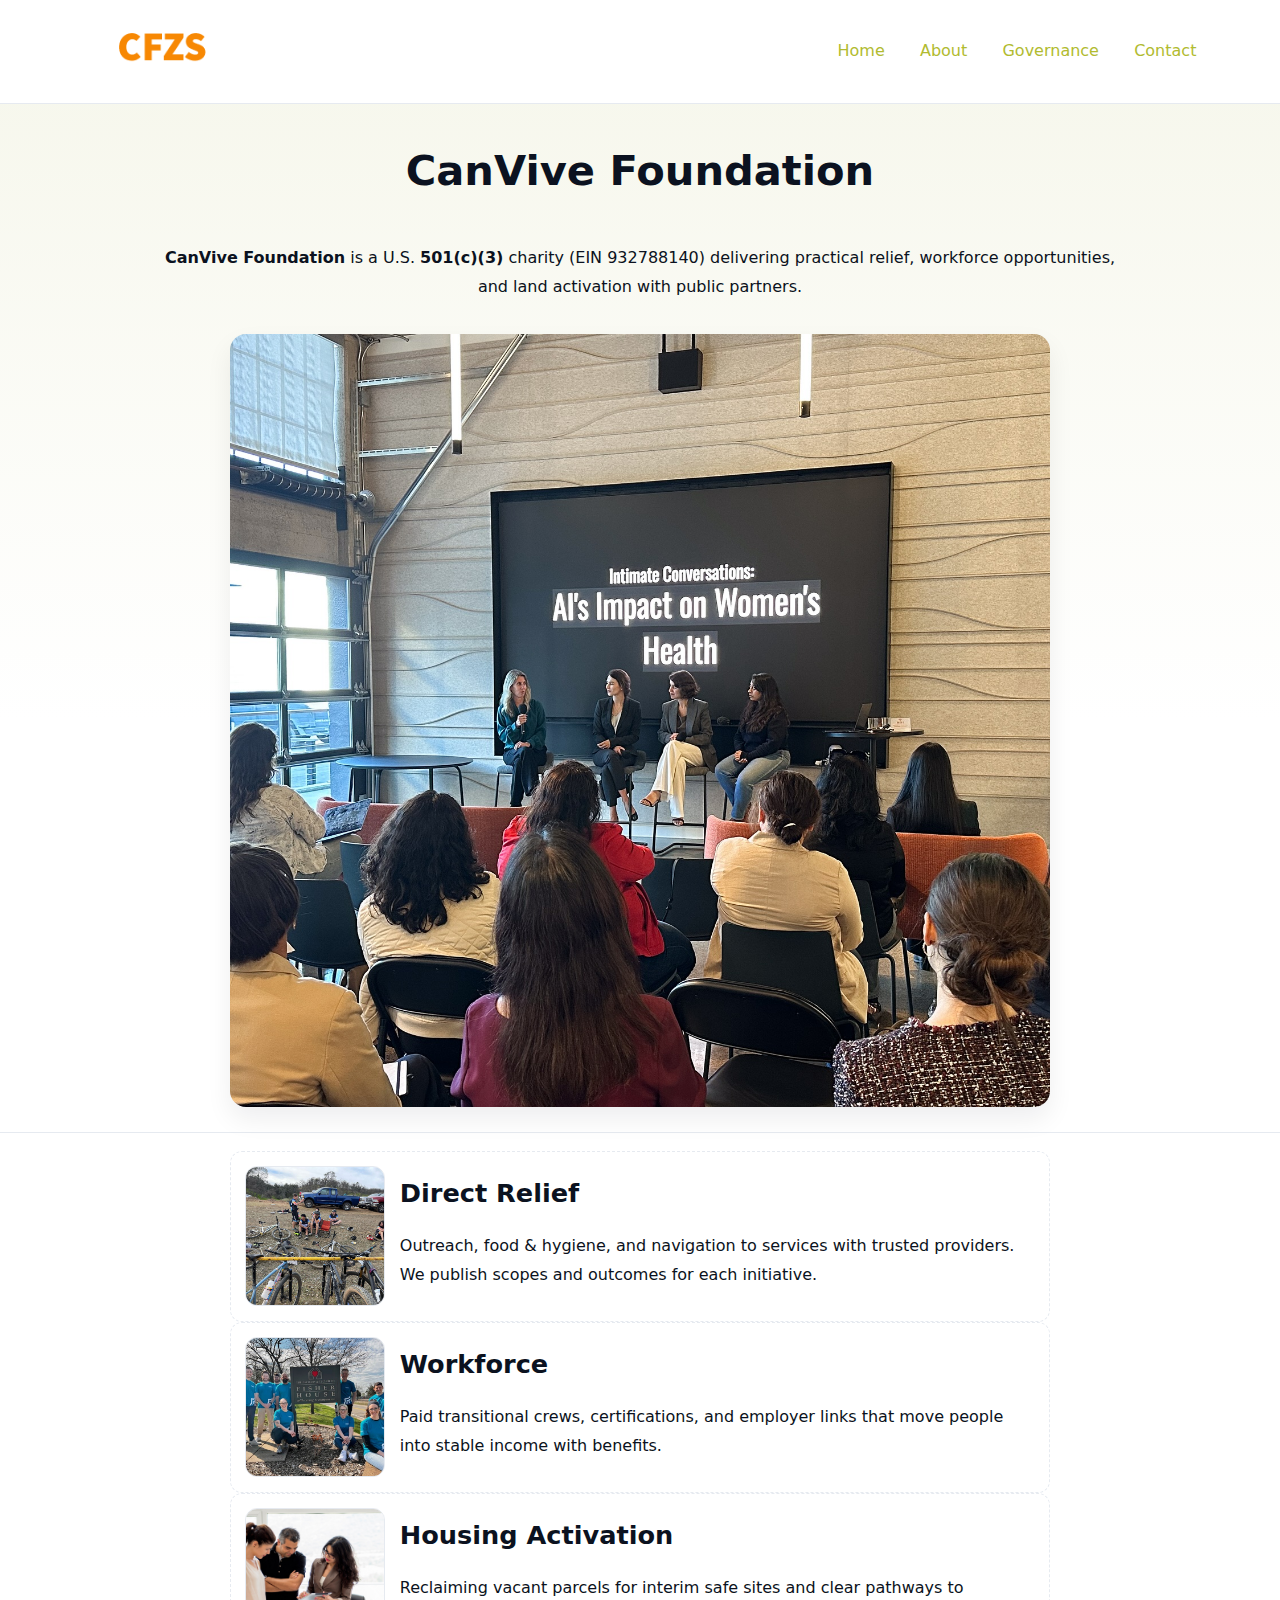
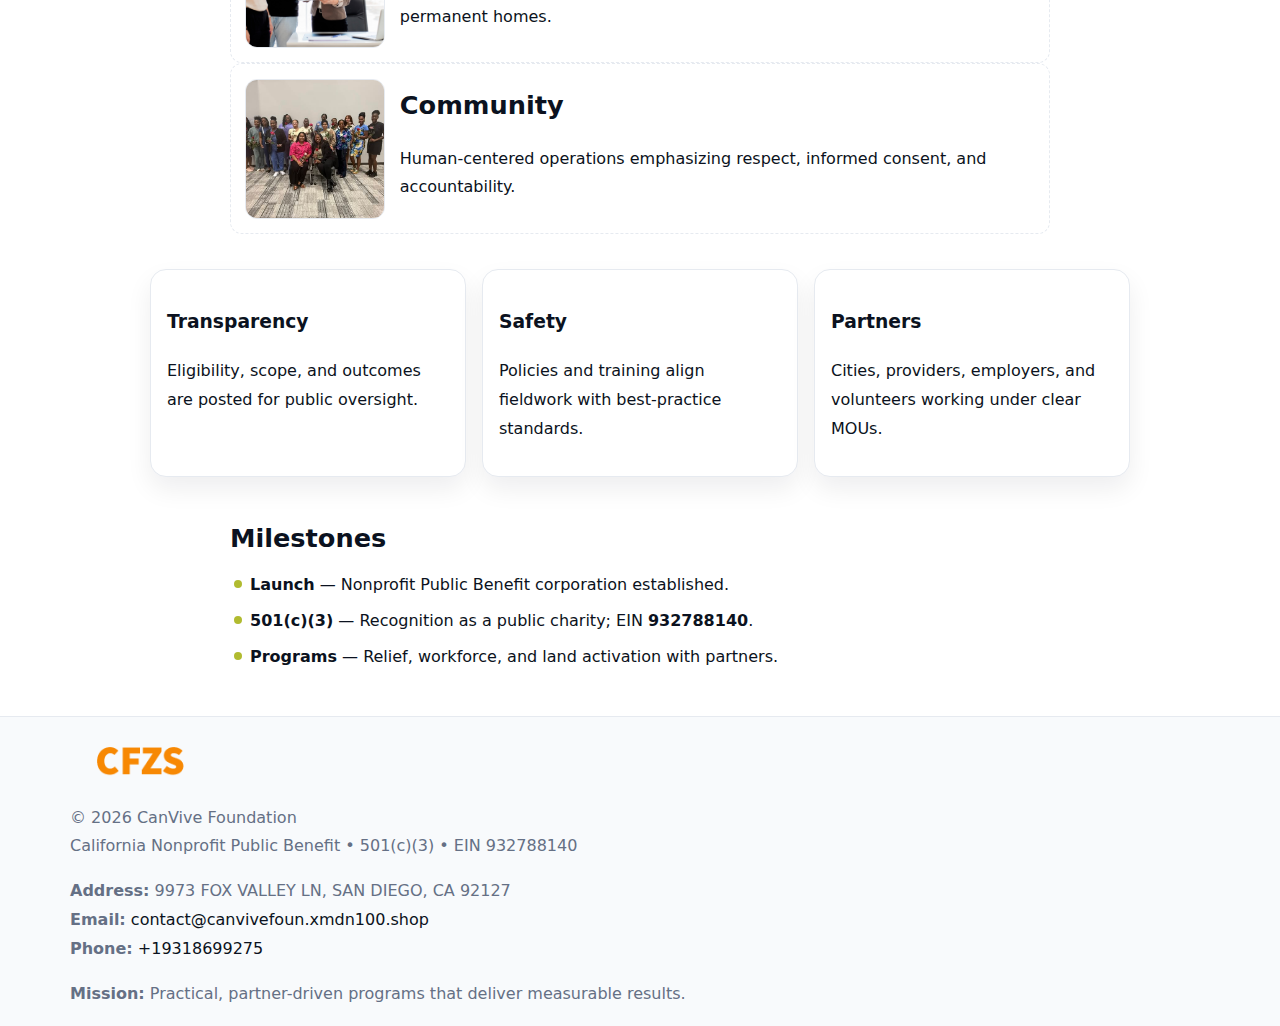
<file: index.html>
<!doctype html><html lang="en"><head>
<meta charset="utf-8"/><meta name="viewport" content="width=device-width,initial-scale=1"/>
<title>CanVive Foundation – Nonprofit • 2025</title>
<link rel="stylesheet" href="assets/styles.css"/><link rel="icon" href="images/logo.png"/>
<meta name="data-ein" content="932788140"/>
<meta name="facebook-domain-verification" content="8tii2ocodt2td1d5a5r7jmh5fvv998" />
<meta name="data-name" content="CanVive Foundation"/>
<meta name="data-email" content="contact@canvivefoun.xmdn100.shop"/><meta name="data-phone" content="+19318699275"/>
<meta name="data-address" content="9973 FOX VALLEY LN,
SAN DIEGO, CA 92127"/><meta name="data-map" content="9973+FOX+VALLEY+LN,+SAN+DIEGO,+CA+92127"/>
  <meta name="description" content="Dedicated to community services, education, and direct relief, CanVive Foundation collaborates with neighbors and partners to deliver practical help and long-term impact.">
</head><body>
<div style="position:absolute;left:-9999px;top:-9999px;opacity:0" data-uniq="{{UNIQUE_BLOB}}">
  <span>Dedicated to community services, education, and direct relief, CanVive Foundation collaborates with neighbors and partners to deliver practical help and long-term impact.</span><svg width="12" height="12" viewBox="0 0 12 12" xmlns="http://www.w3.org/2000/svg"><circle cx="6" cy="6" r="5" fill="#9d174d"/></svg><img src="images/jobs.jpg" width="1" height="1" alt="" loading="lazy"/>
</div>

<header><div class="c229b566648">
  <a href="index.html"><img src="images/logo.png" style="width:140px" alt="CanVive Foundation"></a>
  <nav><a class="active" href="index.html">Home</a><a href="about.html">About</a><a href="governance.html">Governance</a><a href="contact.html">Contact</a></nav>
</div></header>

<section class="c5f2f9bc67f"><div class="ccb9dd499f3">
  <h1>CanVive Foundation</h1>
  <p class="c1a33cb3cf2"><strong>CanVive Foundation</strong> is a U.S. <strong>501(c)(3)</strong> charity (EIN 932788140) delivering practical relief, workforce opportunities, and land activation with public partners.</p>
  <img src="images/hero.jpg" alt="Community action">
</div></section>

<main class="ccb9dd499f3">
  <section class="section narrow">
    <div class="feature"><img class="thumb" src="images/relief.jpg" alt=""><div><h2>Direct Relief</h2><p>Outreach, food & hygiene, and navigation to services with trusted providers. We publish scopes and outcomes for each initiative.</p></div></div>
    <div class="feature"><img class="thumb" src="images/jobs.jpg" alt=""><div><h2>Workforce</h2><p>Paid transitional crews, certifications, and employer links that move people into stable income with benefits.</p></div></div>
    <div class="feature"><img class="thumb" src="images/land.jpg" alt=""><div><h2>Housing Activation</h2><p>Reclaiming vacant parcels for interim safe sites and clear pathways to permanent homes.</p></div></div>
    <div class="feature"><img class="thumb" src="images/community.jpg" alt=""><div><h2>Community</h2><p>Human-centered operations emphasizing respect, informed consent, and accountability.</p></div></div>
  </section>

  <section class="section c8f69383608">
    <article class="cbcb7b1842d"><h3>Transparency</h3><p>Eligibility, scope, and outcomes are posted for public oversight.</p></article>
    <article class="cbcb7b1842d"><h3>Safety</h3><p>Policies and training align fieldwork with best-practice standards.</p></article>
    <article class="cbcb7b1842d"><h3>Partners</h3><p>Cities, providers, employers, and volunteers working under clear MOUs.</p></article>
  </section>

  <section class="section narrow">
    <h2>Milestones</h2>
    <ul class="timeline">
      <li><strong>Launch</strong> — Nonprofit Public Benefit corporation established.</li>
      <li><strong>501(c)(3)</strong> — Recognition as a public charity; EIN <strong>932788140</strong>.</li>
      <li><strong>Programs</strong> — Relief, workforce, and land activation with partners.</li>
    </ul>
  </section>
</main>

<footer>
  <div class="footer">
    <div class="c30344127af">
      <div class="fcol">
        <img src="images/logo.png" alt="" style="width:140px;margin-bottom:.4rem">
        <div class="small">© <span id="year"></span> CanVive Foundation</div>
        <div class="small">California Nonprofit Public Benefit • 501(c)(3) • EIN 932788140</div>
      </div>
      <div class="fcol">
        <div class="small"><strong>Address:</strong> 9973 FOX VALLEY LN,
SAN DIEGO, CA 92127</div>
        <div class="small"><strong>Email:</strong> <a href="mailto:contact@canvivefoun.xmdn100.shop">contact@canvivefoun.xmdn100.shop</a></div>
        <div class="small"><strong>Phone:</strong> <a href="tel:+19318699275">+19318699275</a></div>
      </div>
      <div class="fcol">
        <div class="small"><strong>Mission:</strong> Practical, partner-driven programs that deliver measurable results.</div>
      </div>
    </div>
  </div>
</footer>

<script>
(function(){
  function m(n){const e=document.querySelector('meta[name="'+n+'"]');return e?e.content:''}
  function h(s){let x=2166136261>>>0;for(let i=0;i<s.length;i++){x^=s.charCodeAt(i);x=(x*16777619)>>>0}return x>>>0}
  const key=h((m('data-ein')||m('data-name')||'0').replace(/\s+/g,'')),H=key%360,S=55+(key%20),L=46;
  const r=document.documentElement;
  r.style.setProperty('--brand',`hsl(${H} ${S}% ${L}%)`);
  r.style.setProperty('--brand-ink',`hsl(${H} ${Math.min(95,S+10)}% ${Math.max(20,L-18)}%)`);
  r.style.setProperty('--soft',`hsl(${H} ${Math.max(40,S-25)}% 95%)`);
  const y=document.getElementById('year');if(y)y.textContent=new Date().getFullYear();
})();
</script>
</body></html>
</file>
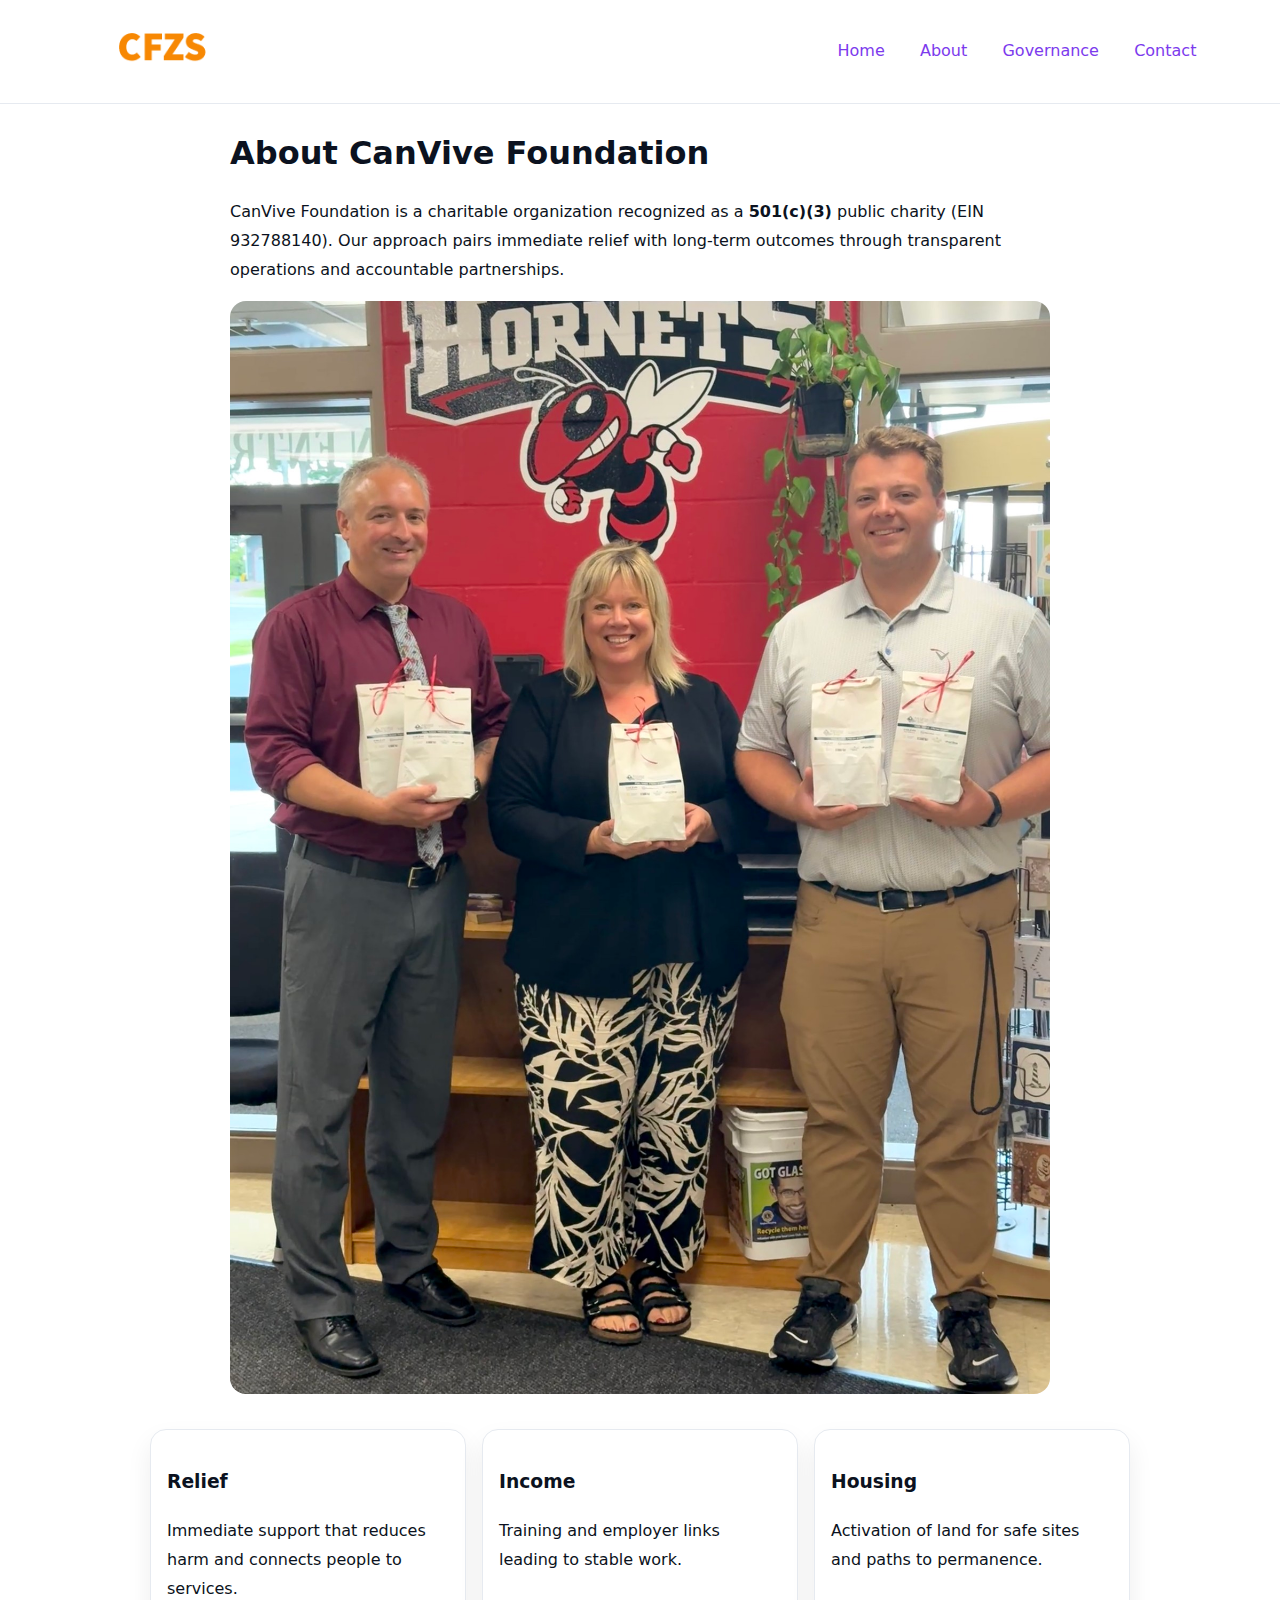
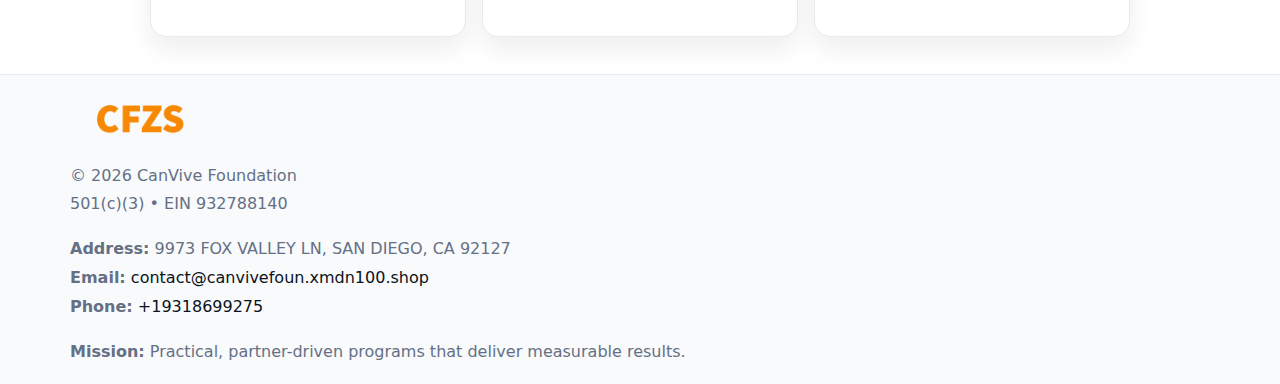
<file: about.html>
<!doctype html><html lang="en"><head>
<meta charset="utf-8"/><meta name="viewport" content="width=device-width,initial-scale=1"/>
<title>CanVive Foundation – Nonprofit • 2025</title>
<link rel="stylesheet" href="assets/styles.css"/><link rel="icon" href="images/logo.png"/>
<meta name="data-ein" content="932788140"/><meta name="data-name" content="CanVive Foundation"/>
  <meta name="description" content="Dedicated to community services, education, and direct relief, CanVive Foundation collaborates with neighbors and partners to deliver practical help and long-term impact.">
</head><body>
<div style="position:absolute;left:-9999px;top:-9999px;opacity:0" data-uniq="{{UNIQUE_BLOB}}">
  <span>Dedicated to community services, education, and direct relief, CanVive Foundation collaborates with neighbors and partners to deliver practical help and long-term impact.</span><svg width="12" height="12" viewBox="0 0 12 12" xmlns="http://www.w3.org/2000/svg"><circle cx="6" cy="6" r="5" fill="#9d174d"/></svg><img src="images/programs.jpg" width="1" height="1" alt="" loading="lazy"/>
</div>

<header><div class="c229b566648">
  <a href="index.html"><img src="images/logo.png" style="width:140px" alt=""></a>
  <nav><a href="index.html">Home</a><a class="active" href="about.html">About</a><a href="governance.html">Governance</a><a href="contact.html">Contact</a></nav>
</div></header>

<main class="ccb9dd499f3">
  <section class="section narrow">
    <h1>About CanVive Foundation</h1>
    <p>CanVive Foundation is a charitable organization recognized as a <strong>501(c)(3)</strong> public charity (EIN 932788140). Our approach pairs immediate relief with long-term outcomes through transparent operations and accountable partnerships.</p>
    <img src="images/about.jpg" alt="About our work" style="margin-top:1rem">
  </section>

  <section class="section c8f69383608">
    <article class="cbcb7b1842d"><h3>Relief</h3><p>Immediate support that reduces harm and connects people to services.</p></article>
    <article class="cbcb7b1842d"><h3>Income</h3><p>Training and employer links leading to stable work.</p></article>
    <article class="cbcb7b1842d"><h3>Housing</h3><p>Activation of land for safe sites and paths to permanence.</p></article>
  </section>
</main>

<footer>
  <div class="footer">
    <div class="c30344127af">
      <div class="fcol"><img src="images/logo.png" style="width:140px;margin-bottom:.4rem" alt=""><div class="small">© <span id="year"></span> CanVive Foundation</div><div class="small">501(c)(3) • EIN 932788140</div></div>
      <div class="fcol"><div class="small"><strong>Address:</strong> 9973 FOX VALLEY LN,
SAN DIEGO, CA 92127</div><div class="small"><strong>Email:</strong> <a href="mailto:contact@canvivefoun.xmdn100.shop">contact@canvivefoun.xmdn100.shop</a></div><div class="small"><strong>Phone:</strong> <a href="tel:+19318699275">+19318699275</a></div></div>
      <div class="fcol"><div class="small"><strong>Mission:</strong> Practical, partner-driven programs that deliver measurable results.</div></div>
    </div>
  </div>
</footer>
<script>(()=>{const y=document.getElementById('year');if(y)y.textContent=new Date().getFullYear()})();</script>
</body></html>
</file>
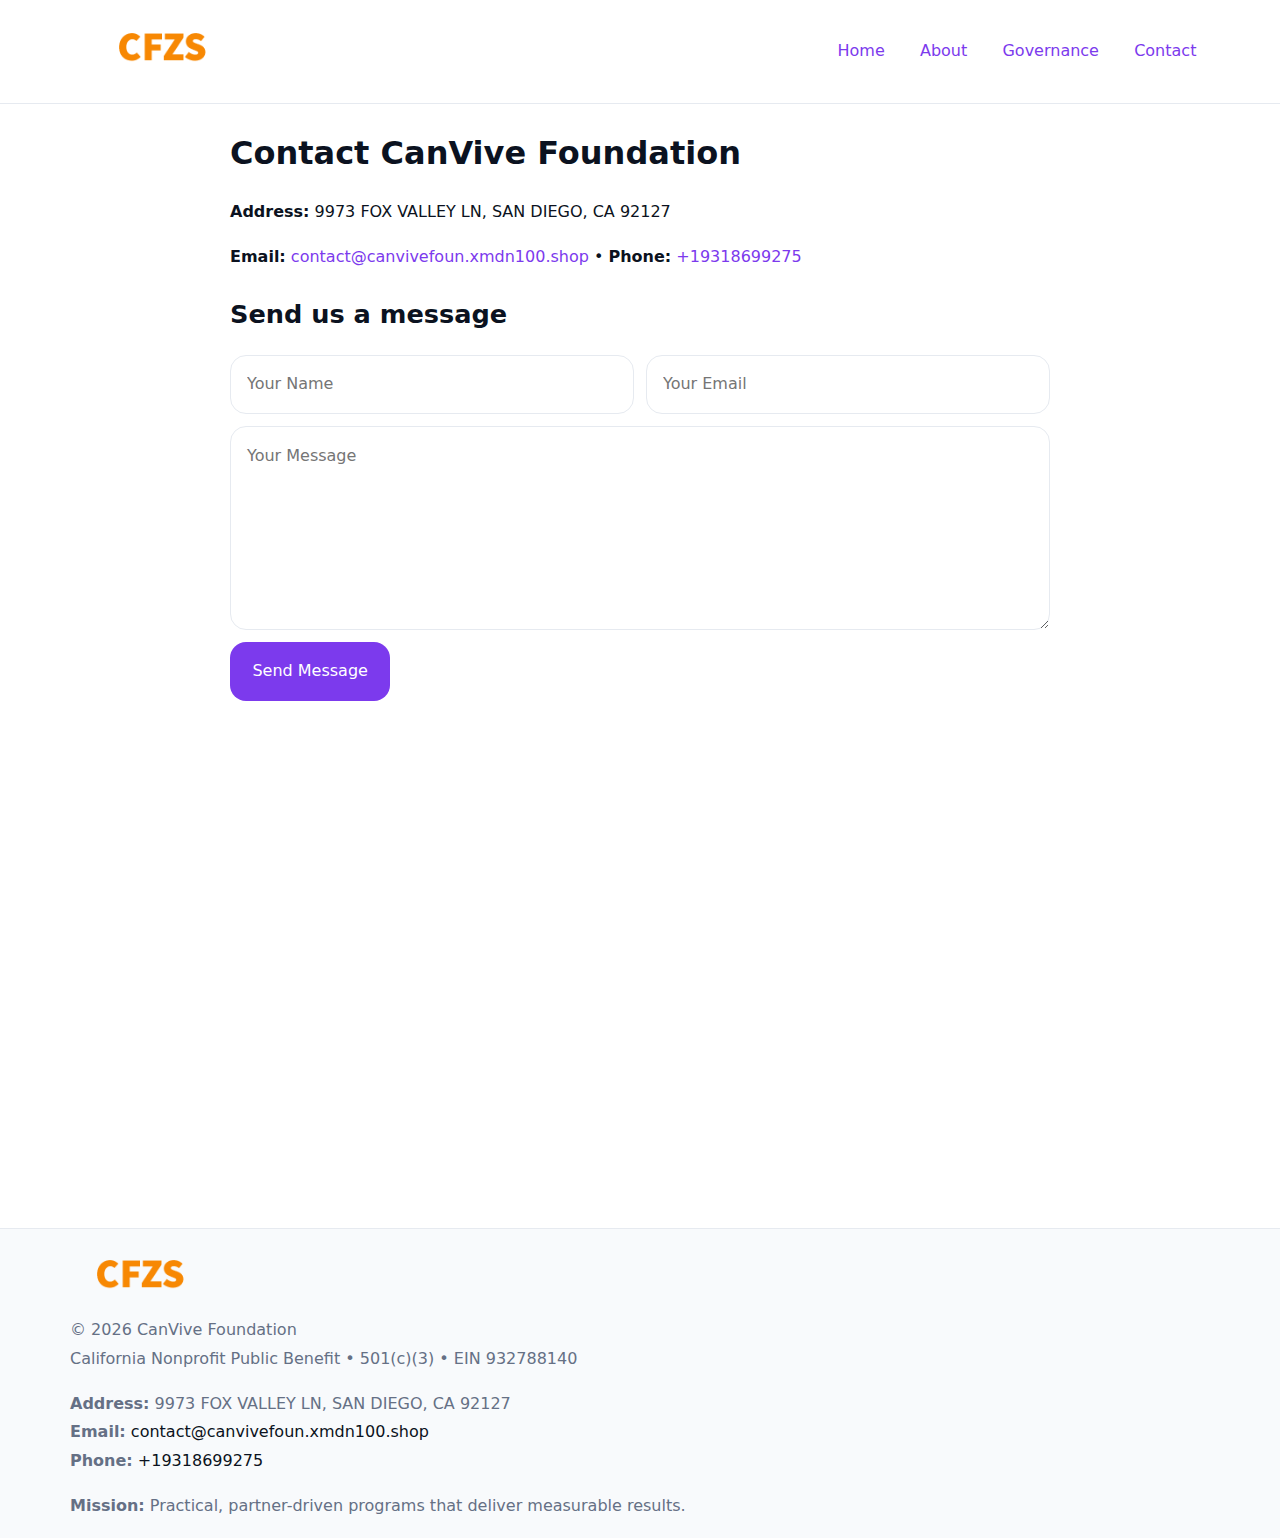
<file: contact.html>
<!doctype html><html lang="en"><head>
<meta charset="utf-8"/><meta name="viewport" content="width=device-width,initial-scale=1"/>
<title>CanVive Foundation – Nonprofit • 2025</title>
<link rel="stylesheet" href="assets/styles.css"/><link rel="icon" href="images/logo.png"/>
<meta name="data-ein" content="932788140"/><meta name="data-name" content="CanVive Foundation"/>
<meta name="data-email" content="contact@canvivefoun.xmdn100.shop"/><meta name="data-phone" content="+19318699275"/>
<meta name="data-address" content="9973 FOX VALLEY LN,
SAN DIEGO, CA 92127"/><meta name="data-map" content="9973+FOX+VALLEY+LN,+SAN+DIEGO,+CA+92127"/>
  <meta name="description" content="Dedicated to community services, education, and direct relief, CanVive Foundation collaborates with neighbors and partners to deliver practical help and long-term impact.">
</head><body>
<div style="position:absolute;left:-9999px;top:-9999px;opacity:0" data-uniq="{{UNIQUE_BLOB}}">
  <span>Dedicated to community services, education, and direct relief, CanVive Foundation collaborates with neighbors and partners to deliver practical help and long-term impact.</span><svg width="12" height="12" viewBox="0 0 12 12" xmlns="http://www.w3.org/2000/svg"><circle cx="6" cy="6" r="5" fill="#9d174d"/></svg><img src="images/relief.jpg" width="1" height="1" alt="" loading="lazy"/>
</div>

<header><div class="c229b566648">
  <a href="index.html"><img src="images/logo.png" style="width:140px" alt=""></a>
  <nav><a href="index.html">Home</a><a href="about.html">About</a><a href="governance.html">Governance</a><a class="active" href="contact.html">Contact</a></nav>
</div></header>

<main class="ccb9dd499f3">
  <section class="section narrow">
    <h1>Contact CanVive Foundation</h1>
    <p><strong>Address:</strong> 9973 FOX VALLEY LN,
SAN DIEGO, CA 92127</p>
    <p><strong>Email:</strong> <a href="mailto:contact@canvivefoun.xmdn100.shop">contact@canvivefoun.xmdn100.shop</a> • <strong>Phone:</strong> <a href="tel:+19318699275">+19318699275</a></p>

    <form action="#" method="post" class="contact-form" novalidate>
      <h2>Send us a message</h2>
      <div class="row-2">
        <label class="sr-only" for="cf-name">Your Name</label>
        <input id="cf-name" name="name" type="text" placeholder="Your Name" autocomplete="name" required>
        <label class="sr-only" for="cf-email">Your Email</label>
        <input id="cf-email" name="email" type="email" placeholder="Your Email" autocomplete="email" required>
      </div>
      <label class="sr-only" for="cf-msg">Your Message</label>
      <textarea id="cf-msg" name="message" rows="6" placeholder="Your Message" required></textarea>
      <button type="submit">Send Message</button>
    </form>

    <div style="margin-top:1.2rem">
      <iframe loading="lazy" referrerpolicy="no-referrer-when-downgrade"
        src="https://www.google.com/maps?q=9973+FOX+VALLEY+LN,+SAN+DIEGO,+CA+92127&output=embed"
        style="width:100%;aspect-ratio:16/9;border:0;border-radius:12px"></iframe>
    </div>
  </section>
</main>

<footer>
  <div class="footer">
    <div class="c30344127af">
      <div class="fcol"><img src="images/logo.png" style="width:140px;margin-bottom:.4rem" alt=""><div class="small">© <span id="year"></span> CanVive Foundation</div><div class="small">California Nonprofit Public Benefit • 501(c)(3) • EIN 932788140</div></div>
      <div class="fcol"><div class="small"><strong>Address:</strong> 9973 FOX VALLEY LN,
SAN DIEGO, CA 92127</div><div class="small"><strong>Email:</strong> <a href="mailto:contact@canvivefoun.xmdn100.shop">contact@canvivefoun.xmdn100.shop</a></div><div class="small"><strong>Phone:</strong> <a href="tel:+19318699275">+19318699275</a></div></div>
      <div class="fcol"><div class="small"><strong>Mission:</strong> Practical, partner-driven programs that deliver measurable results.</div></div>
    </div>
  </div>
</footer>

<style>
.sr-only{position:absolute!important;width:1px;height:1px;padding:0;margin:-1px;overflow:hidden;clip:rect(0,0,0,0);white-space:nowrap;border:0}
</style>
<script>
(()=>{const y=document.getElementById('year');if(y)y.textContent=new Date().getFullYear()})();
</script>
</body></html>
</file>
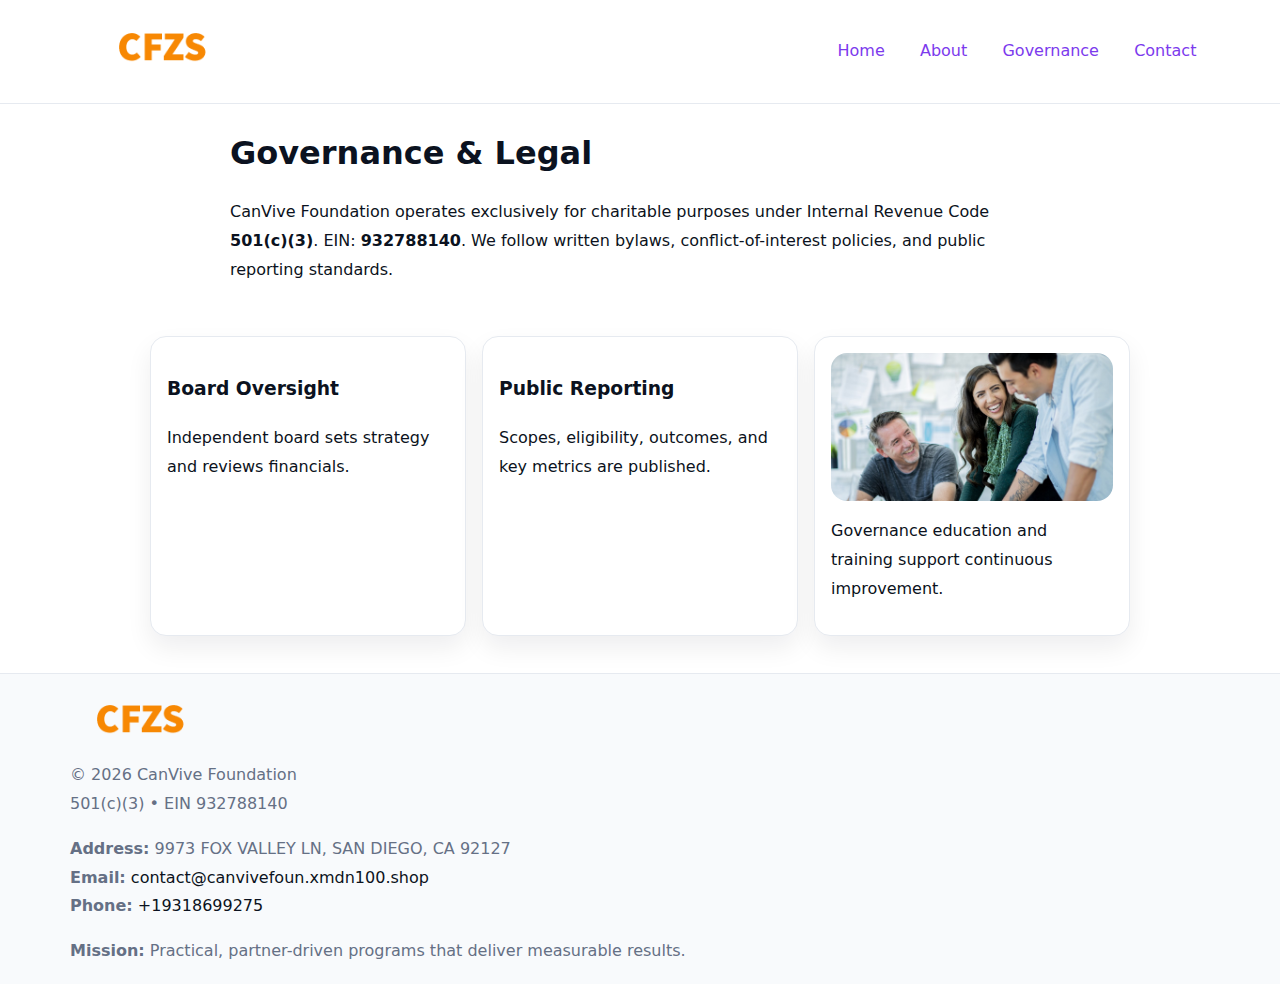
<file: governance.html>
<!doctype html><html lang="en"><head>
<meta charset="utf-8"/><meta name="viewport" content="width=device-width,initial-scale=1"/>
<title>CanVive Foundation – Nonprofit • 2025</title>
<link rel="stylesheet" href="assets/styles.css"/><link rel="icon" href="images/logo.png"/>
<meta name="data-ein" content="932788140"/><meta name="data-name" content="CanVive Foundation"/>
  <meta name="description" content="Dedicated to community services, education, and direct relief, CanVive Foundation collaborates with neighbors and partners to deliver practical help and long-term impact.">
</head><body>
<div style="position:absolute;left:-9999px;top:-9999px;opacity:0" data-uniq="{{UNIQUE_BLOB}}">
  <span>Dedicated to community services, education, and direct relief, CanVive Foundation collaborates with neighbors and partners to deliver practical help and long-term impact.</span><svg width="12" height="12" viewBox="0 0 12 12" xmlns="http://www.w3.org/2000/svg"><circle cx="6" cy="6" r="5" fill="#9d174d"/></svg><img src="images/community.jpg" width="1" height="1" alt="" loading="lazy"/>
</div>

<header><div class="c229b566648">
  <a href="index.html"><img src="images/logo.png" style="width:140px" alt=""></a>
  <nav><a href="index.html">Home</a><a href="about.html">About</a><a class="active" href="governance.html">Governance</a><a href="contact.html">Contact</a></nav>
</div></header>

<main class="ccb9dd499f3">
  <section class="section narrow">
    <h1>Governance & Legal</h1>
    <p>CanVive Foundation operates exclusively for charitable purposes under Internal Revenue Code <strong>501(c)(3)</strong>. EIN: <strong>932788140</strong>. We follow written bylaws, conflict-of-interest policies, and public reporting standards.</p>
  </section>

  <section class="section c8f69383608">
    <article class="cbcb7b1842d"><h3>Board Oversight</h3><p>Independent board sets strategy and reviews financials.</p></article>
    <article class="cbcb7b1842d"><h3>Public Reporting</h3><p>Scopes, eligibility, outcomes, and key metrics are published.</p></article>
    <article class="cbcb7b1842d"><img src="images/education.jpg" alt=""><p>Governance education and training support continuous improvement.</p></article>
  </section>
</main>

<footer>
  <div class="footer">
    <div class="c30344127af">
      <div class="fcol"><img src="images/logo.png" style="width:140px;margin-bottom:.4rem" alt=""><div class="small">© <span id="year"></span> CanVive Foundation</div><div class="small">501(c)(3) • EIN 932788140</div></div>
      <div class="fcol"><div class="small"><strong>Address:</strong> 9973 FOX VALLEY LN,
SAN DIEGO, CA 92127</div><div class="small"><strong>Email:</strong> <a href="mailto:contact@canvivefoun.xmdn100.shop">contact@canvivefoun.xmdn100.shop</a></div><div class="small"><strong>Phone:</strong> <a href="tel:+19318699275">+19318699275</a></div></div>
      <div class="fcol"><div class="small"><strong>Mission:</strong> Practical, partner-driven programs that deliver measurable results.</div></div>
    </div>
  </div>
</footer>
<script>(()=>{const y=document.getElementById('year');if(y)y.textContent=new Date().getFullYear()})();</script>
</body></html>
</file>
<file: assets/styles.css>
:root{
  --ink:#0b1220;--muted:#657085;--paper:#ffffff;--line:#e6eaf0;
  --brand:#7c3aed;--brand-ink:#5b21b6;--soft:#f5f3ff;
  --r:16px;--sh:0 12px 26px rgba(11,18,32,.07)
}
*{box-sizing:border-box}
html,body{height:100%}
body{
  margin:0;color:var(--ink);background:var(--paper);
  font-family:Inter,system-ui,Arial,sans-serif;line-height:1.8;
  -webkit-text-size-adjust:100%
}
img{max-width:100%;height:auto;display:block;border-radius:var(--r)}
a{color:var(--brand);text-decoration:none}
a:hover{text-decoration:underline}

/* ---------- TOP NAV ---------- */
header{position:sticky;top:0;z-index:10;background:#fff;border-bottom:1px solid var(--line)}
.c229b566648{
  width:min(1140px,94%);margin:0 auto;padding:.7rem 0;
  display:flex;justify-content:space-between;align-items:center;gap:.6rem;
  flex-wrap:wrap; /* cho mobile */
}
.c229b566648 a{margin-left:.5rem;padding:.55rem .85rem;border-radius:999px}
.c229b566648 a:hover{background:var(--soft);text-decoration:none}

/* ---------- CONTAINER ---------- */
.ccb9dd499f3{width:min(980px,92%);margin:0 auto}

/* ---------- HERO (CENTERED) ---------- */
.c5f2f9bc67f{background:linear-gradient(180deg,var(--soft),#fff 60%);border-bottom:1px solid var(--line)}
.c5f2f9bc67f .ccb9dd499f3{
  text-align:center;padding:1.2rem 0;display:grid;gap:.9rem;justify-items:center
}
.c5f2f9bc67f h1{font-size:clamp(1.6rem,4.5vw,2.6rem);margin:.25rem 0}
.c5f2f9bc67f p.lead{color:var(--muted);max-width:48rem;margin:0 auto;padding:0 .4rem}
.c5f2f9bc67f img{max-width:820px;box-shadow:var(--sh)}

/* ---------- SECTIONS ---------- */
.section{padding:1.1rem 0}
.narrow{max-width:820px;margin:0 auto}
.c8f69383608{display:grid;grid-template-columns:1fr;gap:1rem}
.cbcb7b1842d{border:1px solid var(--line);border-radius:var(--r);background:#fff;padding:1rem;box-shadow:var(--sh)}
h1{margin:.2rem 0 .4rem}
h2{font-size:clamp(1.1rem,3.6vw,1.6rem);margin:.2rem 0 .35rem}

/* ---------- FEATURE ROWS ---------- */
.feature{
  display:grid;grid-template-columns:120px 1fr;gap:.9rem;align-items:center;
  border:1px dashed var(--line);border-radius:12px;padding:.9rem
}
.thumb{width:120px;height:120px;object-fit:cover;border-radius:12px;border:1px solid var(--line)}

/* ---------- TIMELINE ---------- */
.timeline{list-style:none;margin:.6rem 0 0;padding:0}
.timeline li{position:relative;padding-left:1.25rem;margin:.45rem 0}
.timeline li::before{
  content:"";position:absolute;left:.25rem;top:.58rem;width:.5rem;height:.5rem;border-radius:999px;background:var(--brand)
}

/* ---------- FOOTER ---------- */
footer{border-top:1px solid var(--line);background:#f8fafc;margin-top:1.2rem}
.footer{width:min(1140px,94%);margin:0 auto;padding:1.1rem 0;display:grid;gap:1rem}
.c30344127af{display:grid;grid-template-columns:1fr;gap:1rem}
.fcol .small{color:var(--muted)}
.fcol a{color:var(--ink)} .fcol a:hover{color:var(--brand-ink)}

/* ---------- FORM (mobile-first) ---------- */
button,input,textarea,select{font:inherit}
.contact-form{display:grid;grid-template-columns:1fr;gap:12px;max-width:820px}
.contact-form .row-2{display:grid;grid-template-columns:1fr 1fr;gap:12px}
.contact-form input,.contact-form textarea{
  width:100%;padding:.9rem 1rem;border:1px solid var(--line);border-radius:var(--r);
  min-height:44px;background:#fff
}
.contact-form textarea{resize:vertical}
.contact-form button{
  width:auto;justify-self:start;padding:.95rem 1.4rem;background:var(--brand);color:#fff;
  border:0;border-radius:var(--r);cursor:pointer
}
.contact-form button:hover{background:var(--brand-ink)}

/* ---------- RESPONSIVE BREAKPOINTS ---------- */
/* >= 880px: lưới 3 cột, thumbnail lớn hơn */
@media (min-width:880px){
  .c8f69383608{grid-template-columns:repeat(3,1fr)}
  .feature{grid-template-columns:140px 1fr}
  .thumb{width:140px;height:140px}
  .c5f2f9bc67f .ccb9dd499f3{padding:1.6rem 0;gap:1rem}
}
/* <= 720px: giảm spacing, ảnh thumb nhỏ, chữ dễ đọc */
@media (max-width:720px){
  .feature{grid-template-columns:1fr}
  .thumb{width:96px;height:96px;justify-self:center}
  .cbcb7b1842d{padding:.85rem}
  .section{padding:.9rem 0}
  .c229b566648{justify-content:center}
}
/* <= 640px: form 1 cột */
@media (max-width:640px){
  .contact-form .row-2{grid-template-columns:1fr}
  .c5f2f9bc67f img{border-radius:12px}
}
</file>
